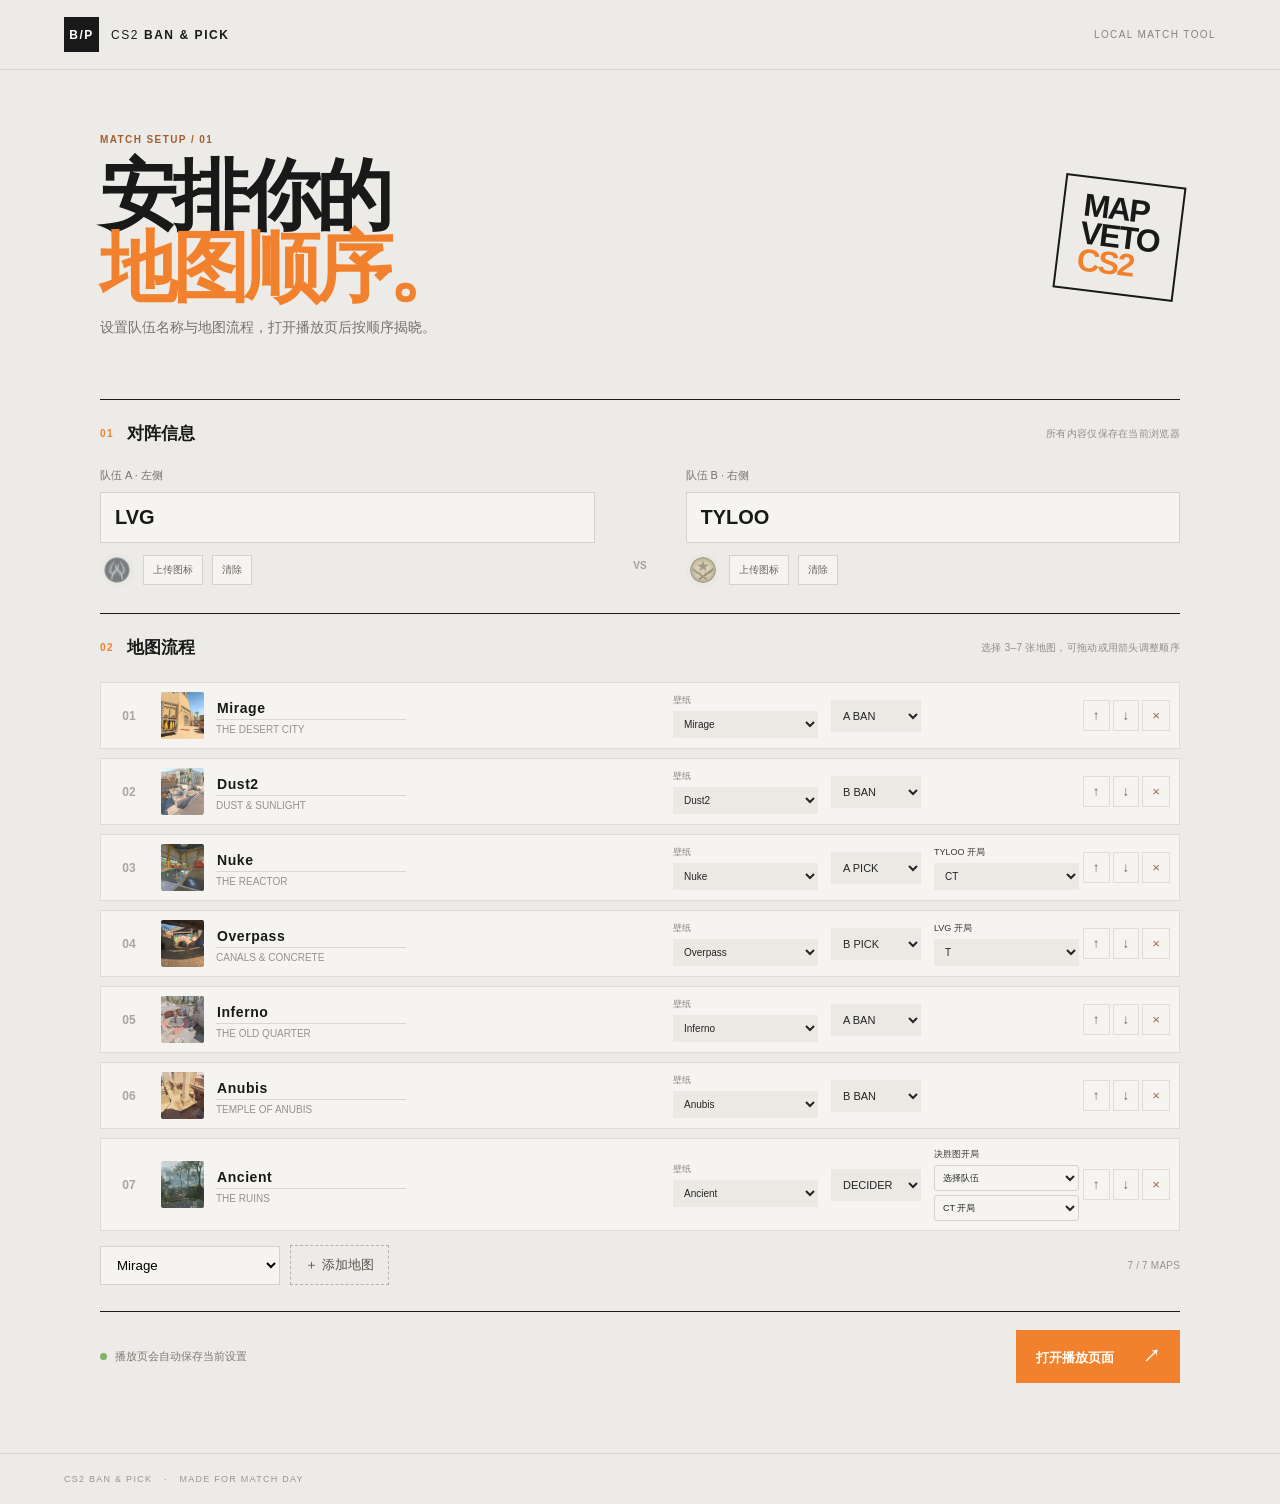
<file: index.html>
<!doctype html>
<html lang="zh-CN">

<head>
    <meta charset="utf-8">
    <meta name="viewport" content="width=device-width, initial-scale=1">
    <title>CS2 Ban & Pick</title>
    <link rel="stylesheet" href="src/style.css">
</head>

<body>
    <header class="topbar"><a class="brand" href="index.html"><span class="brand-mark">B/P</span><span>CS2 <b>BAN & PICK</b></span></a><span class="local-tag">LOCAL MATCH TOOL</span></header>
    <main class="editor-shell">
        <section class="intro">
            <div>
                <p class="eyebrow">MATCH SETUP / 01</p>
                <h1>安排你的<br><em>地图顺序。</em></h1>
                <p class="subcopy">设置队伍名称与地图流程，打开播放页后按顺序揭晓。</p>
            </div>
            <div class="hero-stamp">MAP<br>VETO<br><span>CS2</span></div>
        </section>
        <section class="setup-panel">
            <div class="section-heading">
                <div><span class="step">01</span>
                    <h2>对阵信息</h2>
                </div><span class="quiet">所有内容仅保存在当前浏览器</span>
            </div>
            <div class="teams">
                <div class="team-edit"><label class="field team-a"><span>队伍 A · 左侧</span><input id="teamA" maxlength="22" value="LVG" placeholder="输入队伍名称"></label>
                    <div class="logo-picker"><img id="teamLogoAPreview" class="team-logo-preview empty" src="assets/images/logo_CT_default.png" alt="队伍 A 图标预览"><label class="logo-upload">上传图标<input id="teamLogoAFile" type="file" accept="image/*"></label><button id="teamLogoAClear" type="button" class="clear-logo">清除</button></div>
                </div>
                <div class="versus">VS</div>
                <div class="team-edit"><label class="field team-b"><span>队伍 B · 右侧</span><input id="teamB" maxlength="22" value="TYLOO" placeholder="输入队伍名称"></label>
                    <div class="logo-picker"><img id="teamLogoBPreview" class="team-logo-preview empty" src="assets/images/logo_T_default.png" alt="队伍 B 图标预览"><label class="logo-upload">上传图标<input id="teamLogoBFile" type="file" accept="image/*"></label><button id="teamLogoBClear" type="button" class="clear-logo">清除</button></div>
                </div>
            </div>
        </section>
        <section class="setup-panel map-panel">
            <div class="section-heading">
                <div><span class="step">02</span>
                    <h2>地图流程</h2>
                </div><span class="quiet">选择 3–7 张地图，可拖动或用箭头调整顺序</span>
            </div>
            <div id="mapList" class="map-list"></div>
            <div class="add-row"><select id="addMap" aria-label="选择要添加的地图"></select><button id="addButton" class="add-button">＋ 添加地图</button><span class="map-count" id="mapCount"></span></div>
        </section>
        <div class="bottom-actions">
            <p><span class="live-dot"></span>播放页会自动保存当前设置</p><button id="playButton" class="play-button">打开播放页面 <span>↗</span></button>
        </div>
    </main>
    <footer>CS2 BAN & PICK <span>·</span> MADE FOR MATCH DAY</footer>
    <script src="src/app.js"></script>
</body>

</html>
</file>
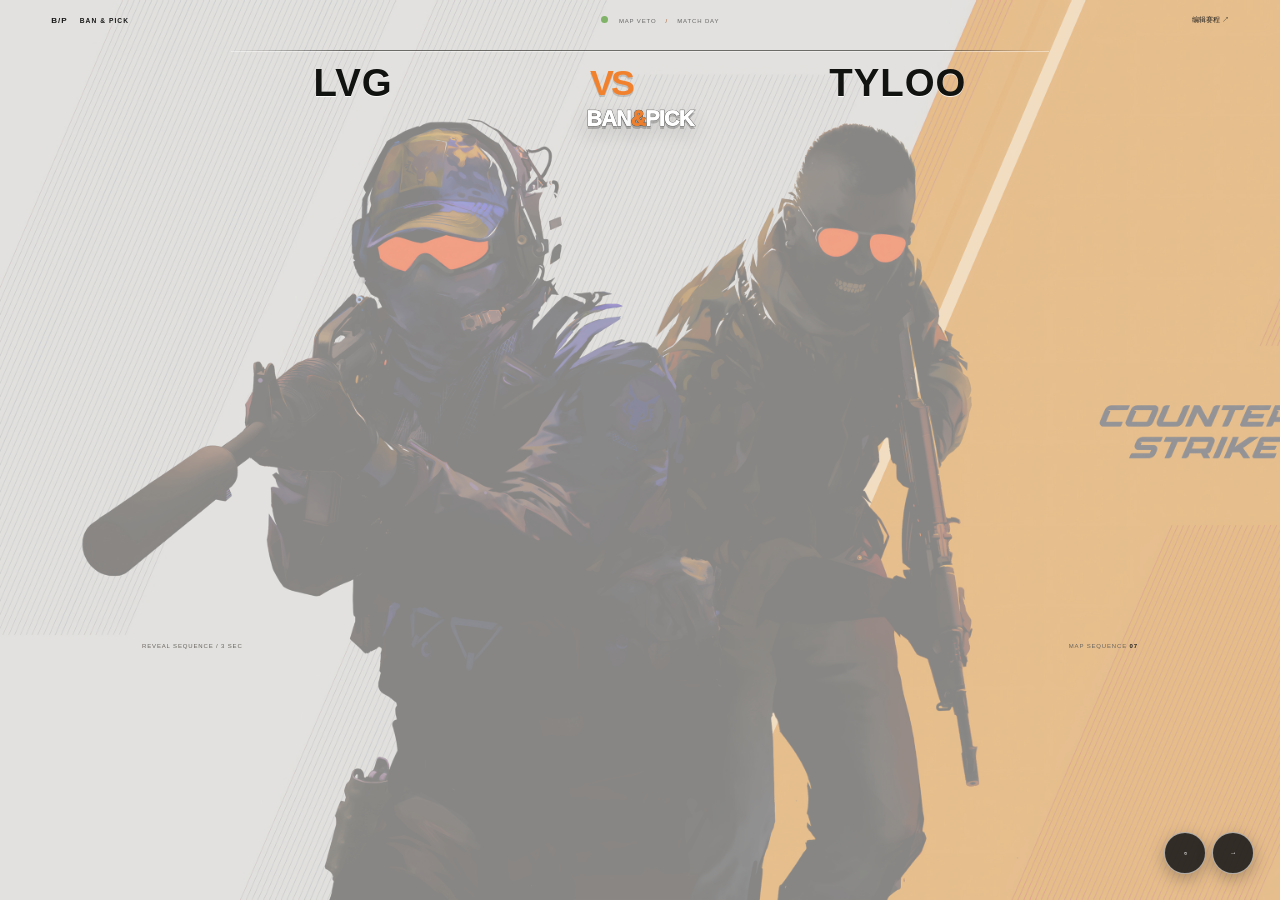
<file: display.html>
<!doctype html>
<html lang="zh-CN">

<head>
    <meta charset="utf-8">
    <meta name="viewport" content="width=device-width, initial-scale=1">
    <title>Ban & Pick · Match</title>
    <link rel="stylesheet" href="src/style.css">
</head>

<body class="stage-body">
    <div class="stage-top"><a class="stage-brand" href="index.html">B/P <span>BAN & PICK</span></a>
        <div class="stage-meta"><span class="live-dot"></span> MAP VETO <i>/</i> MATCH DAY</div><a href="index.html" class="edit-link">编辑赛程 ↗</a>
    </div>
    <main class="stage">
        <div class="stage-title">
            <div class="stage-rule"></div>
            <div class="teams-bar"><span id="stageTeamA">LVG</span><span class="versus-badge"><b>VS</b></span><span id="stageTeamB">TYLOO</span></div>
            <h1>BAN<span>&</span>PICK</h1>
        </div>
        <div id="cards" class="cards"></div>
        <div class="stage-footer"><span id="progress">WAITING TO BEGIN</span><span>MAP SEQUENCE <b id="sequenceCount">07</b></span></div>
        <div class="play-controls"><button id="replay" type="button" title="重新播放" aria-label="重新播放">↻</button><button id="skip" type="button" title="全部揭晓" aria-label="全部揭晓">→</button></div>
    </main>
    <script src="src/app.js"></script>
</body>

</html>
</file>
<file: src/style.css>
:root {
    --ink: #181918;
    --paper: #ecebe7;
    --orange: #f1812d;
    --muted: #8c8a84;
    --line: #d9d7d1;
    --green: #9bd789
}

* {
    box-sizing: border-box
}

body {
    margin: 0;
    background: var(--paper);
    color: var(--ink);
    font-family: Arial, "Microsoft YaHei", sans-serif
}

.topbar {
    height: 70px;
    padding: 0 5vw;
    border-bottom: 1px solid var(--line);
    display: flex;
    align-items: center;
    justify-content: space-between
}

.brand,
.stage-brand {
    display: flex;
    align-items: center;
    gap: 12px;
    color: var(--ink);
    text-decoration: none;
    font-size: 12px;
    letter-spacing: .13em
}

.brand b {
    font-weight: 900
}

.brand-mark {
    display: grid;
    place-items: center;
    width: 35px;
    height: 35px;
    background: var(--ink);
    color: white;
    font-weight: 900;
    font-size: 12px
}

.local-tag,
.eyebrow,
.quiet,
.step,
.map-count,
footer,
.stage-meta,
.stage-footer,
.play-controls {
    font-size: 10px;
    letter-spacing: .14em
}

.local-tag {
    color: #87847f
}

.editor-shell {
    width: min(1080px, 90vw);
    margin: 54px auto 70px
}

.intro {
    display: flex;
    justify-content: space-between;
    align-items: center;
    margin-bottom: 48px
}

.eyebrow {
    color: #a35e2f;
    font-weight: bold
}

.intro h1 {
    font-size: clamp(42px, 7vw, 77px);
    line-height: .93;
    letter-spacing: -.065em;
    margin: 15px 0 16px
}

.intro h1 em {
    font-style: normal;
    color: var(--orange)
}

.subcopy {
    color: #74726d;
    font-size: 14px
}

.hero-stamp {
    font-weight: 900;
    font-size: 32px;
    line-height: .86;
    letter-spacing: -.06em;
    transform: rotate(7deg);
    border: 2px solid var(--ink);
    padding: 14px 19px
}

.hero-stamp span {
    color: var(--orange)
}

.setup-panel {
    border-top: 1px solid var(--ink);
    padding: 22px 0 26px
}

.section-heading {
    display: flex;
    align-items: center;
    justify-content: space-between;
    margin-bottom: 23px
}

.section-heading>div {
    display: flex;
    align-items: center;
    gap: 13px
}

.step {
    color: var(--orange);
    font-weight: bold
}

.section-heading h2 {
    font-size: 17px;
    margin: 0
}

.quiet {
    color: #918e88;
    letter-spacing: .03em
}

.teams {
    display: grid;
    grid-template-columns: 1fr 55px 1fr;
    gap: 18px;
    align-items: end
}

.field {
    display: grid;
    gap: 9px;
    color: #74726d;
    font-size: 11px
}

.field input {
    font: 700 20px Arial, sans-serif;
    color: var(--ink);
    padding: 13px 14px;
    background: #f5f4f1;
    border: 1px solid #d4d2cc;
    outline: none
}

.field input:focus {
    border-color: var(--orange)
}

.versus {
    text-align: center;
    font-size: 10px;
    font-weight: bold;
    color: #a4a19b;
    padding-bottom: 16px
}

.map-list {
    display: grid;
    gap: 9px
}

.map-row {
    display: grid;
    grid-template-columns: 38px minmax(120px, 1fr) minmax(130px, 180px) 90px 78px;
    align-items: center;
    gap: 13px;
    padding: 9px;
    background: #f5f4f1;
    border: 1px solid #dedcd6
}

.row-number {
    font: 700 12px Arial;
    color: #aaa69f;
    text-align: center
}

.row-map {
    display: flex;
    align-items: center;
    gap: 12px;
    min-width: 0
}

.mini-wallpaper {
    width: 43px;
    height: 47px;
    flex: none;
    border-radius: 2px
}

.map-name {
    font: 900 14px Arial;
    letter-spacing: .05em
}

.map-caption {
    color: #96928c;
    font-size: 10px;
    margin-top: 4px
}

.wallpaper-label {
    font-size: 10px;
    color: #87847f
}

.wallpaper-label b {
    color: var(--ink);
    font-size: 11px
}

.role-select {
    padding: 9px 8px;
    background: #ebe9e4;
    border: 0;
    color: #242422;
    font-size: 11px;
    outline: none
}

.row-controls {
    display: flex;
    justify-content: flex-end;
    gap: 3px
}

.row-controls button {
    background: none;
    border: 1px solid #dedcd6;
    color: #666;
    padding: 7px 9px;
    cursor: pointer
}

.row-controls button:hover,
.add-button:hover {
    border-color: var(--orange);
    color: #c76220
}

.row-controls .remove {
    color: #9d6451
}

.add-row {
    display: flex;
    align-items: center;
    gap: 10px;
    margin-top: 14px
}

.add-row select {
    padding: 10px 12px;
    min-width: 180px;
    background: #f5f4f1;
    border: 1px solid #d4d2cc
}

.add-button {
    border: 1px dashed #b6b2aa;
    background: transparent;
    padding: 10px 14px;
    cursor: pointer;
    color: #57544e
}

.map-count {
    margin-left: auto;
    color: #98948d;
    letter-spacing: .02em
}

.bottom-actions {
    display: flex;
    justify-content: space-between;
    align-items: center;
    border-top: 1px solid var(--ink);
    padding-top: 18px
}

.bottom-actions p {
    font-size: 11px;
    color: #7e7b75
}

.live-dot {
    display: inline-block;
    width: 7px;
    height: 7px;
    border-radius: 50%;
    background: #80b267;
    margin-right: 8px
}

.play-button {
    background: var(--orange);
    color: white;
    border: 0;
    padding: 15px 20px;
    font-weight: bold;
    cursor: pointer
}

.play-button:hover {
    background: #d86b22
}

.play-button span {
    padding-left: 25px;
    font-size: 17px
}

footer {
    border-top: 1px solid var(--line);
    padding: 20px 5vw;
    color: #99958f;
    font-size: 9px
}

footer span {
    padding: 0 8px;
    color: var(--orange)
}

/* The map key selects a distinct, self-contained wallpaper treatment. */
.wallpaper-mirage {
    background: linear-gradient(170deg, transparent 55%, #a67846 56% 61%, transparent 62%), linear-gradient(90deg, #d6ad72, #92704d 48%, #507187 49%, #273a49)
}

.wallpaper-dust2 {
    background: linear-gradient(155deg, transparent 40%, #d5ba8b 41% 49%, transparent 50%), linear-gradient(90deg, #8d8976, #c4ab7c 51%, #647471)
}

.wallpaper-nuke {
    background: repeating-linear-gradient(90deg, transparent 0 12px, #e6a234 13px 16px, transparent 17px 30px), linear-gradient(#41555b, #1d2b31)
}

.wallpaper-overpass {
    background: radial-gradient(circle at 72% 74%, #c9806c 0 15%, transparent 16%), linear-gradient(160deg, #536d69, #2d4446 52%, #8c5348)
}

.wallpaper-inferno {
    background: linear-gradient(155deg, transparent 50%, #a65f42 51% 62%, transparent 63%), linear-gradient(90deg, #645b48, #a88a63 55%, #506252)
}

.wallpaper-anubis {
    background: linear-gradient(135deg, transparent 53%, #b08e5f 54% 61%, transparent 62%), linear-gradient(90deg, #aa895c, #c2a374 48%, #756348)
}

.wallpaper-ancient {
    background: repeating-linear-gradient(0deg, transparent 0 10px, #566552 11px 13px), linear-gradient(110deg, #758265, #34423b 50%, #1e2928)
}

.wallpaper-train {
    background: repeating-linear-gradient(90deg, #596665 0 22px, #333e40 24px 29px, #c28048 30px 33px), linear-gradient(#526264, #253335)
}

.wallpaper-cache {
    background: linear-gradient(150deg, transparent 42%, #d0aa66 43% 53%, transparent 54%), linear-gradient(90deg, #56614e, #75805d 55%, #39453d)
}

.wallpaper-vertigo {
    background: repeating-linear-gradient(90deg, transparent 0 25px, #637c80 26px 29px), linear-gradient(160deg, #607c84, #313b41 55%, #d5a260)
}

.stage-body {
    min-height: 100vh;
}

.stage-body:before {
    content: "";
    position: fixed;
    inset: 0;
    background-color: rgba(219, 6, 6, 0.1);
    z-index: -1
}

.stage-top {
    height: 61px;
    padding: 0 4vw;
    display: flex;
    justify-content: space-between;
    align-items: center
}

.stage-brand {
    font-weight: 900
}

.stage-brand span {
    font-size: 10px
}

.stage-meta {
    font-size: 9px;
    color: #666
}

.stage-meta i {
    font-style: normal;
    padding: 0 10px;
    color: #a55d2d
}

.edit-link {
    font-size: 11px;
    color: var(--ink);
    text-decoration: none
}

.stage {
    width: min(1500px, 94vw);
    margin: 3vh auto 0
}

.stage-title {
    text-align: center;
    position: relative
}

.stage-title h1 {
    font-size: clamp(54px, 8vw, 106px);
    letter-spacing: -.06em;
    color: white;
    text-shadow: 0 4px 0 rgba(0, 0, 0, .12);
    line-height: .9;
    margin: 5px 0 18px;
    font-weight: 1000
}

.stage-title h1 span {
    color: var(--orange)
}

.stage-title .eyebrow {
    font-size: 9px;
    color: #6b625a
}

.stage-rule {
    height: 1px;
    background: rgba(30, 30, 30, .2);
    width: 74%;
    margin: 0 auto
}

.teams-bar {
    width: min(650px, 85%);
    margin: 18px auto 15px;
    display: flex;
    align-items: center;
    justify-content: space-between;
    font-size: 14px;
    font-weight: 900;
    letter-spacing: .1em
}

.versus-badge {
    font-size: 8px;
    letter-spacing: .17em;
    font-weight: 400;
    color: #817d75
}

.versus-badge b {
    color: var(--orange);
    margin-left: 5px
}

.cards {
    display: grid;
    grid-template-columns: repeat(7, minmax(0, 1fr));
    gap: clamp(7px, 1.1vw, 17px);
    align-items: stretch
}

.map-card {
    height: clamp(340px, 47vw, 590px);
    max-height: 63vh;
    min-height: 320px;
    position: relative;
    overflow: hidden;
    border-radius: 4px;
    background: #3a3b37;
    box-shadow: 0 10px 20px #19191928;
    opacity: 0;
    transform: translateY(22px) scale(.98);
    transition: opacity .65s ease, transform .65s cubic-bezier(.2, .8, .2, 1)
}

.map-card.visible {
    opacity: 1;
    transform: translateY(0) scale(1)
}

.map-card:before {
    content: "";
    position: absolute;
    inset: 0;
    background-size: cover;
    transition: transform 5s ease;
    transform: scale(1.12)
}

.map-card.visible:before {
    transform: scale(1)
}

.map-card:after {
    content: "";
    position: absolute;
    inset: 20% 0 0;
    background: linear-gradient(180deg, transparent, rgba(0, 0, 0, .75))
}

.map-card .wallpaper {
    position: absolute;
    inset: 0
}

.card-tag {
    position: absolute;
    z-index: 1;
    top: 13px;
    left: 50%;
    transform: translateX(-50%);
    white-space: nowrap;
    background: rgba(12, 13, 13, .88);
    padding: 9px 12px;
    color: #fff;
    font: 900 clamp(8px, .8vw, 12px) Arial;
    letter-spacing: .045em
}

.card-map {
    position: absolute;
    z-index: 1;
    bottom: 37%;
    width: 100%;
    text-align: center;
    color: #fff;
    font-size: clamp(15px, 2vw, 29px);
    font-weight: 1000;
    letter-spacing: -.045em;
    text-shadow: 0 3px 8px #000
}

.card-order {
    position: absolute;
    z-index: 1;
    left: 12px;
    bottom: 13px;
    color: #ffffff9c;
    font: 700 9px Arial;
    letter-spacing: .14em
}

.stage-footer {
    display: flex;
    justify-content: space-between;
    padding: 13px 2px;
    color: #68645d;
    font-size: 9px
}

.stage-footer b {
    color: #211f1c
}

.play-controls {
    display: flex;
    justify-content: center;
    gap: 9px;
    margin-top: 5px
}

.play-controls button {
    border: 1px solid #4b4944;
    background: #171817;
    color: white;
    padding: 10px 14px;
    cursor: pointer;
    font-size: 10px
}

.play-controls button:hover {
    background: var(--orange);
    border-color: var(--orange)
}

@media(max-width:800px) {
    .editor-shell {
        margin-top: 35px
    }

    .map-row {
        grid-template-columns: 25px 1fr 116px 65px;
        gap: 8px
    }

    .wallpaper-label {
        display: none
    }

    .row-controls button {
        padding: 6px
    }

    .cards {
        grid-template-columns: repeat(4, minmax(0, 1fr))
    }

    .map-card {
        height: 42vw;
        min-height: 220px
    }

    .stage-body {
        background-position: center
    }

    .stage {
        margin-top: 2vh
    }
}

@media(max-width:520px) {
    .local-tag {
        font-size: 8px
    }

    .intro {
        margin-bottom: 30px
    }

    .hero-stamp {
        font-size: 23px
    }

    .subcopy {
        font-size: 12px
    }

    .section-heading {
        align-items: flex-start;
        gap: 10px
    }

    .quiet {
        text-align: right;
        font-size: 9px
    }

    .teams {
        grid-template-columns: 1fr 30px 1fr;
        gap: 8px
    }

    .field input {
        font-size: 16px;
        padding: 11px 8px;
        min-width: 0
    }

    .map-row {
        grid-template-columns: 20px 1fr 102px 52px;
        padding: 7px 5px;
        gap: 5px
    }

    .mini-wallpaper {
        width: 34px;
        height: 40px
    }

    .map-name {
        font-size: 11px
    }

    .map-caption {
        font-size: 8px
    }

    .role-select {
        font-size: 9px;
        padding: 8px 3px
    }

    .row-controls button {
        padding: 6px 5px;
        font-size: 10px
    }

    .add-row select {
        min-width: 0;
        flex: 1
    }

    .bottom-actions p {
        max-width: 135px;
        line-height: 1.6
    }

    .play-button {
        padding: 13px 11px;
        font-size: 11px
    }

    .stage-top {
        padding: 0 3vw
    }

    .stage-meta {
        font-size: 7px
    }

    .stage {
        width: 94vw;
        margin-top: 2vh
    }

    .stage-title h1 {
        font-size: 58px
    }

    .teams-bar {
        font-size: 12px;
        margin: 14px auto 12px
    }

    .cards {
        grid-template-columns: repeat(2, minmax(0, 1fr));
        gap: 9px
    }

    .map-card {
        height: 48vh;
        min-height: 245px;
        max-height: 420px
    }

    .card-tag {
        font-size: 9px
    }

    .card-map {
        font-size: 21px
    }

    .stage-footer {
        font-size: 8px
    }

    .hero-stamp {
        display: none
    }
}
@media(min-width:801px) {
    .stage-title .teams-bar {
        width: 51vw;
        margin: .78vw auto .36vw;
        font-size: 3vw
    }
    .stage-title .teams-bar img {
        width: 3.4vw;
        height: 3.4vw;
        padding: .2vw
    }
    .teams-bar .versus-badge {
        font-size: 2.8vw
    }
    .stage-title h1 {
        font-size: 1.67vw;
        margin-bottom: .63vw;
        -webkit-text-stroke-width: .052vw
    }
    .stage-title h1 span {
        -webkit-text-stroke-width: .052vw
    }
    .map-card {
        height: 55vh;
        min-height: 0;
        max-height: none;
        border-radius: .9vw
    }
    .card-tag {
        top: .68vw;
        padding: .47vw .63vw;
        font-size: .625vw
    }
    .card-map {
        font-size: 1.51vw
    }
    .card-order {
        left: .63vw;
        bottom: .68vw;
        font-size: .47vw
    }
    .side-choice {
        left: .47vw;
        right: .47vw;
        bottom: 4.3vh;
        gap: .36vw;
        padding: .42vw .26vw;
        font-size: .68vw
    }
    .side-choice img {
        width: 1.1vw;
        height: 1.1vw
    }
}
.map-row {
    cursor: grab;
    transition: opacity .18s ease, border-color .18s ease, transform .18s ease
}
.map-row:active {
    cursor: grabbing
}
.map-row.dragging {
    opacity: .42;
    cursor: grabbing
}
.map-row.drag-over {
    border-color: var(--orange);
    box-shadow: inset 0 3px 0 var(--orange);
    transform: translateY(2px)
}
.map-row input,
.map-row select,
.map-row button {
    cursor: auto
}
.play-controls {
    position: fixed;
    right: clamp(14px, 2vw, 54px);
    bottom: clamp(14px, 2vw, 54px);
    z-index: 20;
    gap: clamp(8px, .65vw, 20px);
    margin: 0
}
.play-controls button {
    display: grid;
    place-items: center;
    width: clamp(42px, 2.6vw, 68px);
    height: clamp(42px, 2.6vw, 68px);
    padding: 0;
    border: 1px solid rgba(255, 255, 255, .6);
    border-radius: 50%;
    background: rgba(24, 25, 24, .88);
    box-shadow: 0 5px 16px rgba(0, 0, 0, .25);
    color: white;
    font-size: clamp(21px, 1.35vw, 34px);
    line-height: 1;
    transition: transform .2s ease, background .2s ease, box-shadow .2s ease
}
.play-controls button:hover {
    transform: translateY(-3px);
    background: var(--orange);
    box-shadow: 0 8px 22px rgba(0, 0, 0, .3)
}
.play-controls button:focus-visible {
    outline: 3px solid white;
    outline-offset: 3px
}
@media(max-width:520px) {
    .play-controls {
        right: 14px;
        bottom: 14px;
        gap: 8px
    }
    .play-controls button {
        width: 42px;
        height: 42px;
        font-size: 21px
    }
}
.stage-title .stage-rule {
    margin: 10px auto 4px;
    width: 82%;
    height: 2px;
    background: linear-gradient(90deg, transparent, rgba(35, 34, 31, .62) 14% 86%, transparent);
    box-shadow: 0 1px 0 rgba(255, 255, 255, .42)
}
.cards {
    perspective: 1400px
}
.map-card {
    border: 1px solid rgba(255, 255, 255, .5);
    box-shadow: 0 5px 10px rgba(17, 18, 17, .2), 0 16px 32px rgba(17, 18, 17, .24), inset 0 1px 0 rgba(255, 255, 255, .24);
    transform: translateY(22px) scale(.98);
    transition: opacity .65s ease, transform .65s cubic-bezier(.2, .8, .2, 1), box-shadow .35s ease, border-color .35s ease
}
.map-card.visible {
    box-shadow: 0 8px 16px rgba(17, 18, 17, .22), 0 22px 42px rgba(17, 18, 17, .3), inset 0 1px 0 rgba(255, 255, 255, .28)
}
.map-card.visible:hover {
    transform: translateY(-10px) scale(1.025);
    border-color: rgba(255, 255, 255, .86);
    box-shadow: 0 14px 24px rgba(17, 18, 17, .24), 0 30px 48px rgba(17, 18, 17, .34), inset 0 1px 0 rgba(255, 255, 255, .34)
}
@media(max-width:800px) {
    .map-card.visible:hover {
        transform: translateY(-6px) scale(1.015)
    }
}
.map-card.banned-map .wallpaper {
    filter: grayscale(.86) brightness(.78)
}
.map-card.banned-map:after {
    inset: 0;
    background: linear-gradient(180deg, rgba(193, 195, 192, .34), rgba(139, 141, 138, .32) 52%, rgba(0, 0, 0, .8))
}
.map-card.banned-map .card-tag {
    background: rgba(67, 69, 67, .9)
}
/* Keep the presentation proportional on large desktop and 4K displays. */
@media(min-width:801px) {
    .stage-top {
        height: 3.2vw
    }
    .stage-brand {
        font-size: .63vw
    }
    .stage-brand span {
        font-size: .52vw
    }
    .stage-meta {
        font-size: .47vw
    }
    .stage-meta i {
        padding: 0 .52vw
    }
    .edit-link {
        font-size: .58vw
    }
    .stage {
        width: 78vw;
        margin-top: .6vh
    }
    .stage-title .stage-rule {
        height: .1vw;
        margin: .52vw auto .2vw
    }
    .stage-title .teams-bar {
        width: 51vw;
        margin: .78vw auto .36vw;
        font-size: 3vw
    }
    .stage-title .teams-bar img {
        width: 3.4vw;
        height: 3.4vw;
        padding: .2vw
    }
    .teams-bar .versus-badge {
        font-size: 2.8vw
    }
    .stage-title h1 {
        font-size: 1.67vw;
        margin-bottom: .63vw;
        -webkit-text-stroke-width: .052vw
    }
    .stage-title h1 span {
        -webkit-text-stroke-width: .052vw
    }
    .cards {
        gap: .9vw
    }
    .map-card {
        height: 55vh;
        min-height: 0;
        max-height: none;
        border-radius: .9vw
    }
    .card-tag {
        top: .68vw;
        padding: .47vw .63vw;
        font-size: .625vw
    }
    .card-map {
        font-size: 1.51vw
    }
    .card-order {
        left: .63vw;
        bottom: .68vw;
        font-size: .47vw
    }
    .side-choice {
        left: .47vw;
        right: .47vw;
        bottom: 4.3vh;
        gap: .36vw;
        padding: .42vw .26vw;
        font-size: .68vw
    }
    .side-choice img {
        width: 1.1vw;
        height: 1.1vw
    }
    .stage-footer {
        padding: 1.2vh .1vw;
        font-size: .47vw
    }
    .play-controls {
        gap: .47vw;
        margin-top: .26vw
    }
    .play-controls button {
        padding: .93vh .73vw;
        font-size: .52vw
    }
}
.teams-bar .versus-badge {
    flex: 0 0 auto;
    color: var(--orange);
    font-size: clamp(30px, 4.5vw, 54px);
    font-weight: 1000;
    letter-spacing: -.08em;
    text-shadow: 0 2px 0 rgba(24, 25, 24, .16)
}
.teams-bar .versus-badge b {
    margin: 0;
    color: inherit
}
.side-choice {
    font-size: clamp(9px, .9vw, 13px)
}
@media(max-width:520px) {
    .teams-bar .versus-badge {
        font-size: 27px
    }
    .side-choice {
        font-size: 8px
    }
}
.stage {
    margin-top: 1vh
}
.stage-title .stage-rule {
    margin-top: 5px
}
.decider-field select {
    width: 100%;
    padding: 6px 4px;
    border: 1px solid #d4d2cc;
    border-radius: 3px;
    background: #f5f4f1;
    color: #242422;
    font-size: 9px;
    cursor: pointer
}
@media(max-width:520px) {
    .decider-field select {
        font-size: 8px;
        padding: 6px 2px
    }
}

/* Editable map art, team marks, and pick-side presentation. */
.team-edit {
    min-width: 0
}

.logo-picker {
    display: flex;
    align-items: center;
    gap: 9px;
    margin-top: 10px
}

.team-logo-preview {
    width: 34px;
    height: 34px;
    object-fit: contain;
    background: #e8e6e1;
    border-radius: 50%;
    padding: 4px
}

.team-logo-preview.empty {
    opacity: .5
}

.logo-upload,
.clear-logo {
    font-size: 10px;
    color: #68645d;
    cursor: pointer;
    border: 1px solid #d4d2cc;
    background: #f5f4f1;
    padding: 7px 9px
}

.logo-upload input {
    display: none
}

.clear-logo:hover,
.logo-upload:hover {
    border-color: var(--orange)
}

.map-row {
    grid-template-columns: 38px minmax(175px, 1fr) minmax(105px, 145px) 90px minmax(112px, 145px) 78px
}

.mini-wallpaper {
    object-fit: cover
}

.map-edit {
    min-width: 0
}

.map-name-input {
    width: 100%;
    max-width: 230px;
    border: 0;
    border-bottom: 1px solid #d9d7d1;
    background: transparent;
    padding: 3px 1px;
    color: var(--ink);
    font: 900 14px Arial;
    letter-spacing: .04em;
    outline: none
}

.map-name-input:focus {
    border-color: var(--orange)
}

.wallpaper-field,
.side-field {
    display: grid;
    gap: 4px;
    color: #87847f;
    font-size: 9px
}

.wallpaper-select,
.side-select {
    width: 100%;
    padding: 7px;
    background: #ebe9e4;
    border: 0;
    color: #242422;
    font-size: 10px
}

.side-field {
    color: #383631
}

.side-placeholder {
    min-height: 1px
}

.stage-body {
    position: relative;
    background: #dfdedb url('../assets/images/background.jpeg') center/cover fixed no-repeat
}

.stage-body:before {
    z-index: 0;
    background: linear-gradient(105deg, rgba(239, 238, 234, .9) 0 56%, rgba(238, 126, 43, .88) 56% 100%)
}

.stage-top,
.stage {
    position: relative;
    z-index: 1
}

.stage-title h1 {
    font-size: clamp(46px, 6vw, 78px);
    margin: 4px 0 13px
}

.teams-bar {
    font-size: 17px;
    letter-spacing: .08em;
    margin: 16px auto 18px
}

.teams-bar>span:not(.versus-badge) {
    display: flex;
    align-items: center;
    gap: 11px
}

.teams-bar img {
    height: 35px;
    width: 35px;
    object-fit: contain;
    border-radius: 50%;
    background: #ffffffa8;
    padding: 4px
}

.map-card {
    border-radius: 17px
}

.map-card .wallpaper {
    width: 100%;
    height: 100%;
    object-fit: cover;
    transition: transform 5s ease;
    transform: scale(1.12)
}

.map-card.visible .wallpaper {
    transform: scale(1)
}

.map-card:before {
    display: none
}

.side-choice {
    position: absolute;
    z-index: 2;
    left: 9px;
    right: 9px;
    bottom: 46px;
    display: flex;
    justify-content: center;
    align-items: center;
    gap: 7px;
    padding: 8px 5px;
    background: rgba(12, 13, 13, .82);
    color: white;
    font-size: clamp(8px, .75vw, 11px);
    font-weight: 700;
    white-space: nowrap
}

.side-choice img {
    width: 21px;
    height: 21px;
    object-fit: contain
}

@media(max-width:800px) {
    .map-row {
        grid-template-columns: 25px minmax(120px, 1fr) 110px 72px 112px 68px
    }

    .side-field {
        font-size: 8px
    }

    .wallpaper-field span {
        display: none
    }

    .teams-bar img {
        width: 30px;
        height: 30px
    }
}

@media(max-width:520px) {
    .teams {
        grid-template-columns: 1fr 25px 1fr
    }

    .team-logo-preview {
        width: 27px;
        height: 27px
    }

    .logo-picker {
        gap: 4px
    }

    .logo-upload,
    .clear-logo {
        font-size: 8px;
        padding: 6px
    }

    .map-row {
        grid-template-columns: 18px minmax(75px, 1fr) 77px 54px 76px 48px;
        gap: 4px;
        padding: 6px 4px
    }

    .mini-wallpaper {
        width: 28px;
        height: 34px
    }

    .map-name-input {
        font-size: 10px
    }

    .map-caption {
        display: none
    }

    .wallpaper-select,
    .side-select {
        padding: 6px 2px;
        font-size: 8px
    }

    .wallpaper-field,
    .side-field {
        font-size: 7px
    }

    .row-controls button {
        padding: 5px 4px
    }

    .row-controls .remove {
        display: none
    }

    .teams-bar {
        font-size: 11px
    }

    .teams-bar img {
        width: 25px;
        height: 25px
    }

    .map-card {
        border-radius: 14px
    }

    .side-choice {
        bottom: 42px;
        gap: 4px;
        font-size: 8px
    }

    .side-choice img {
        width: 18px;
        height: 18px
    }
}
.stage-body:before {
    background: rgba(232, 231, 227, .58)
}
.teams-bar>span:not(.versus-badge) {
    color: #111310;
    text-shadow: 0 1px 0 rgba(255, 255, 255, .82)
}
.stage-title h1 {
    -webkit-text-stroke: 1.5px rgba(24, 25, 24, .72);
    paint-order: stroke fill;
    text-shadow: 0 3px 0 rgba(0, 0, 0, .2), 0 8px 20px rgba(0, 0, 0, .2)
}
.stage-title h1 span {
    -webkit-text-stroke: 1.5px rgba(24, 25, 24, .72)
}
.stage-title .teams-bar {
    width: min(980px, 94%);
    margin: 15px auto 7px;
    font-size: clamp(30px, 5vw, 58px);
    letter-spacing: .025em
}
.stage-title .teams-bar img {
    width: clamp(42px, 5.2vw, 66px);
    height: clamp(42px, 5.2vw, 66px)
}
.stage-title h1 {
    font-size: clamp(21px, 2.6vw, 32px);
    letter-spacing: -.035em;
    margin: 0 0 12px;
    -webkit-text-stroke-width: 1px
}
.stage-title h1 span {
    -webkit-text-stroke-width: 1px
}
@media(max-width:520px) {
    .stage-title .teams-bar {
        width: 98%;
        font-size: clamp(23px, 7vw, 34px);
        margin: 13px auto 6px
    }
    .stage-title .teams-bar img {
        width: 36px;
        height: 36px
    }
    .stage-title h1 {
        font-size: 21px;
        margin-bottom: 10px
    }
}
@media(min-width:801px) {
    .stage-title .teams-bar {
        width: 51vw;
        margin: .78vw auto .36vw;
        font-size: 3vw
    }
    .stage-title .teams-bar img {
        width: 3.4vw;
        height: 3.4vw;
        padding: .2vw
    }
    .teams-bar .versus-badge {
        font-size: 2.8vw
    }
    .stage-title h1 {
        font-size: 1.67vw;
        margin-bottom: .63vw;
        -webkit-text-stroke-width: .052vw
    }
    .stage-title h1 span {
        -webkit-text-stroke-width: .052vw
    }
    .map-card {
        height: 55vh;
        min-height: 0;
        max-height: none;
        border-radius: .9vw
    }
    .card-tag {
        top: .68vw;
        padding: .47vw .63vw;
        font-size: .625vw
    }
    .card-map {
        font-size: 1.51vw
    }
    .card-order {
        left: .63vw;
        bottom: .68vw;
        font-size: .47vw
    }
    .side-choice {
        left: .47vw;
        right: .47vw;
        bottom: 4.3vh;
        gap: .36vw;
        padding: .42vw .26vw;
        font-size: .68vw
    }
    .side-choice img {
        width: 1.1vw;
        height: 1.1vw
    }
}
</file>
